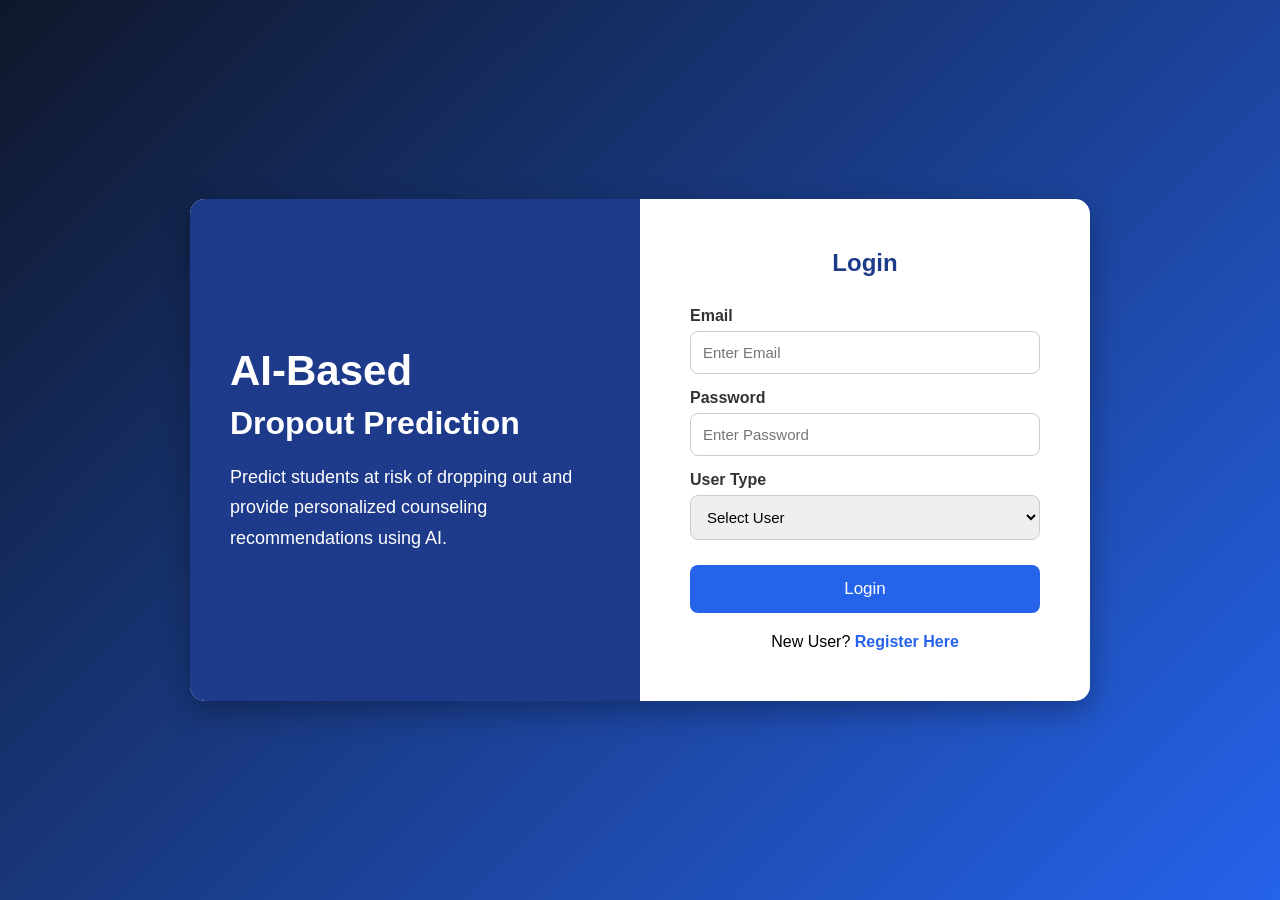
<file: index.html>
<!DOCTYPE html>
<html lang="en">
<head>
    <meta charset="UTF-8">
    <meta name="viewport" content="width=device-width, initial-scale=1.0">
    <title>AI-Based Dropout Prediction System</title>
    <link rel="stylesheet" href="css/style.css">
</head>

<body>

<div class="container">

    <div class="left">

        <h1>AI-Based</h1>
        <h2>Dropout Prediction</h2>

        <p>
            Predict students at risk of dropping out and provide
            personalized counseling recommendations using AI.
        </p>

    </div>

    <div class="right">

        <h2>Login</h2>

        <form id="loginForm">

            <label>Email</label>

            <input
            type="email"
            id="email"
            placeholder="Enter Email"
            required>

            <label>Password</label>

            <input
            type="password"
            id="password"
            placeholder="Enter Password"
            required>

            <label>User Type</label>
            <select required>

    <option value="">Select User</option>

    <option>Admin</option>
    <option>Faculty</option>
    <option>Student</option>

</select>
            
            <button type="submit">

                Login

            </button>

        </form>

        <p>

            New User?

            <a href="register1.html">

                Register Here

            </a>

        </p>

    </div>

</div>

<script src="js/login.js"></script>

</body>
</html>
</file>
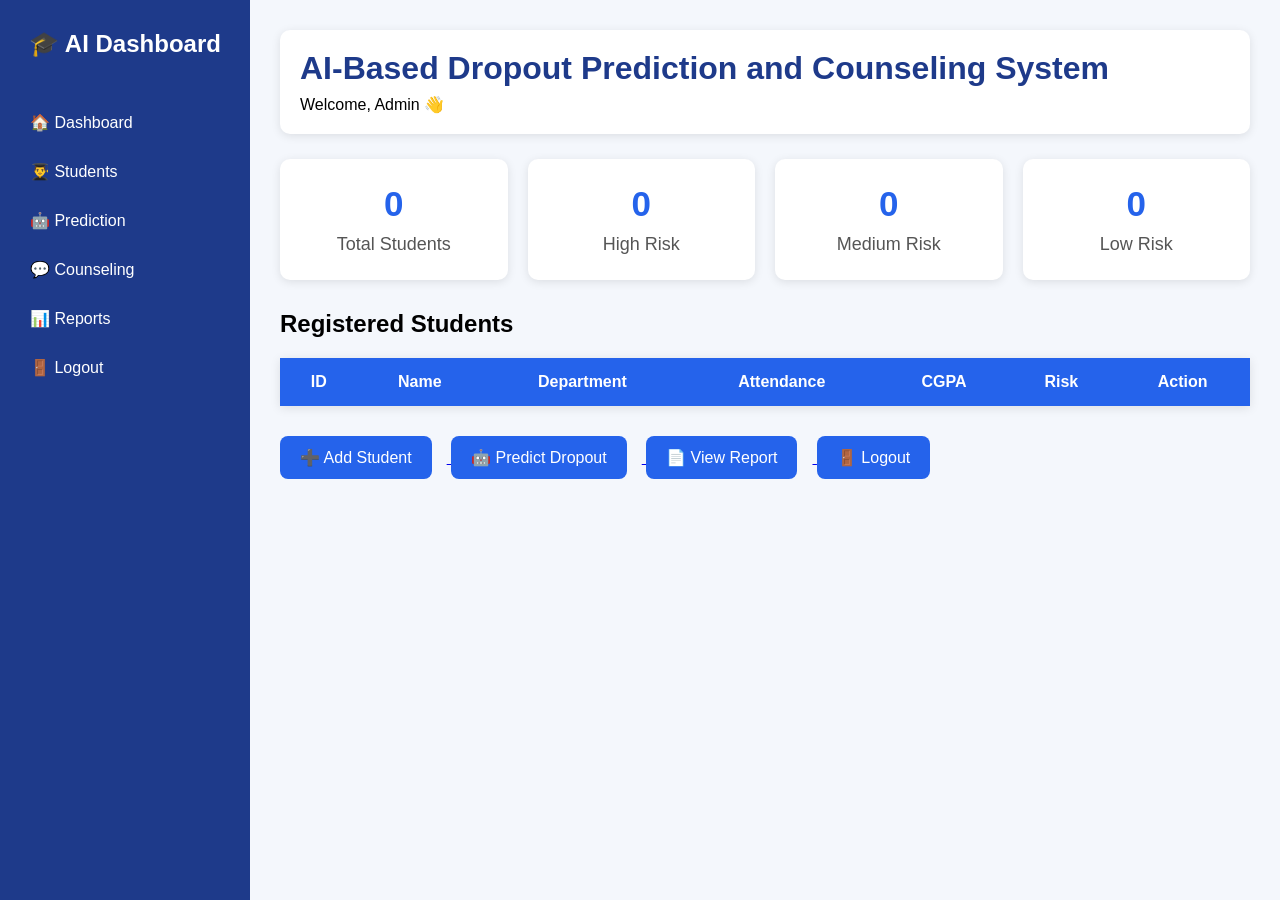
<file: counseling.html>
<!DOCTYPE html>
<html lang="en">

<head>

<meta charset="UTF-8">

<meta name="viewport" content="width=device-width, initial-scale=1.0">

<title>Counseling Recommendation</title>

<link rel="stylesheet" href="css/counseling.css">

</head>

<body>

<div class="container">

<h1>💬 AI Counseling Recommendation</h1>

<div class="card">

<h2>Student Details</h2>

<p><b>ID :</b> <span id="sid"></span></p>

<p><b>Name :</b> <span id="sname"></span></p>

<p><b>Department :</b> <span id="dept"></span></p>

<p><b>Risk Level :</b> <span id="risk"></span></p>

</div>

<div class="card">

<h2>Recommended Counseling</h2>

<ul id="recommendation">

</ul>

</div>

<br>

<a href="report.html">

<button>📄 Generate Report</button>

</a>

</div>

<script src="js/counseling.js"></script>

</body>

</html>
</file>
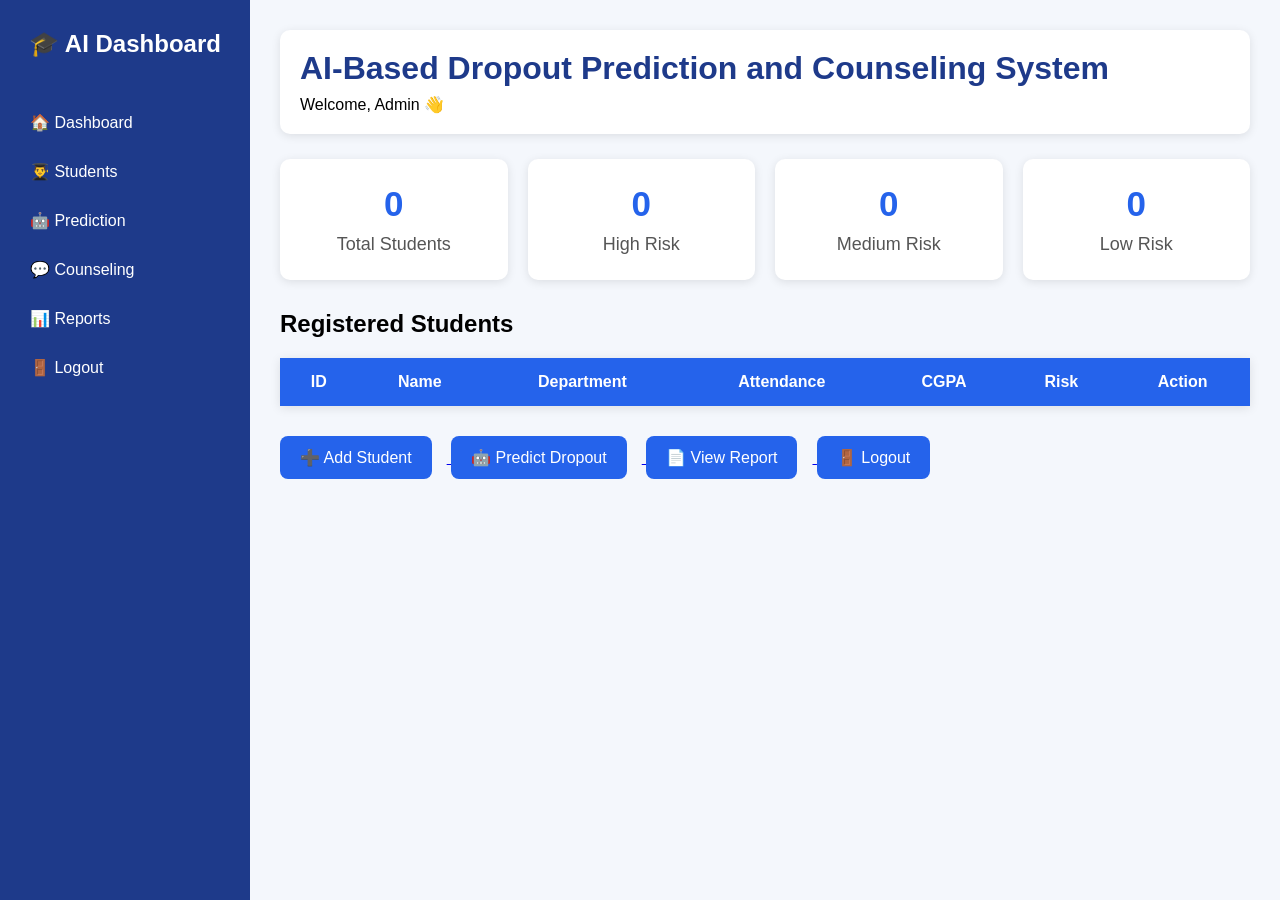
<file: dashboard.html>
<!DOCTYPE html>
<html lang="en">

<head>
    <meta charset="UTF-8">
    <meta name="viewport" content="width=device-width, initial-scale=1.0">
    <title>Dashboard</title>

    <link rel="stylesheet" href="css/dashboard.css">
</head>

<body>
<div class="sidebar">

<h2>🎓 AI Dashboard</h2>

<a href="dashboard.html">🏠 Dashboard</a>

<a href="register.html">👨‍🎓 Students</a>

<a href="prediction.html">🤖 Prediction</a>

<a href="counseling.html">💬 Counseling</a>

<a href="report.html">📊 Reports</a>

<a href="index.html">🚪 Logout</a>

</div>

<div class="main">

    <div class="header">

        <h1>AI-Based Dropout Prediction and Counseling System</h1>

       <p>Welcome, Admin 👋</p>
    </div>

   <div class="cards">

    <div class="card">
        <h2 id="totalStudents">0</h2>
        <p>Total Students</p>
    </div>

    <div class="card">
        <h2 id="highRisk">0</h2>
        <p>High Risk</p>
    </div>

    <div class="card">
        <h2 id="mediumRisk">0</h2>
        <p>Medium Risk</p>
    </div>

    <div class="card">
        <h2 id="lowRisk">0</h2>
        <p>Low Risk</p>
    </div>

</div>

    <h2>Registered Students</h2>

    <table>

<tr>
    <th>ID</th>
    <th>Name</th>
    <th>Department</th>
    <th>Attendance</th>
    <th>CGPA</th>
    <th>Risk</th>
    <th>Action</th>
</tr>

<tbody id="studentTable">

</tbody>

</table>

    <div class="buttons">

    <a href="register.html">
        <button type="button">➕ Add Student</button>
    </a>

    <a href="prediction.html">
        <button type="button">🤖 Predict Dropout</button>
    </a>

    <a href="report.html">
        <button type="button">📄 View Report</button>
    </a>

    <a href="index.html">
        <button type="button">🚪 Logout</button>
    </a>

    </div>

</div>
<script src="js/dashboard.js"></script>
</body>

</html>
</file>
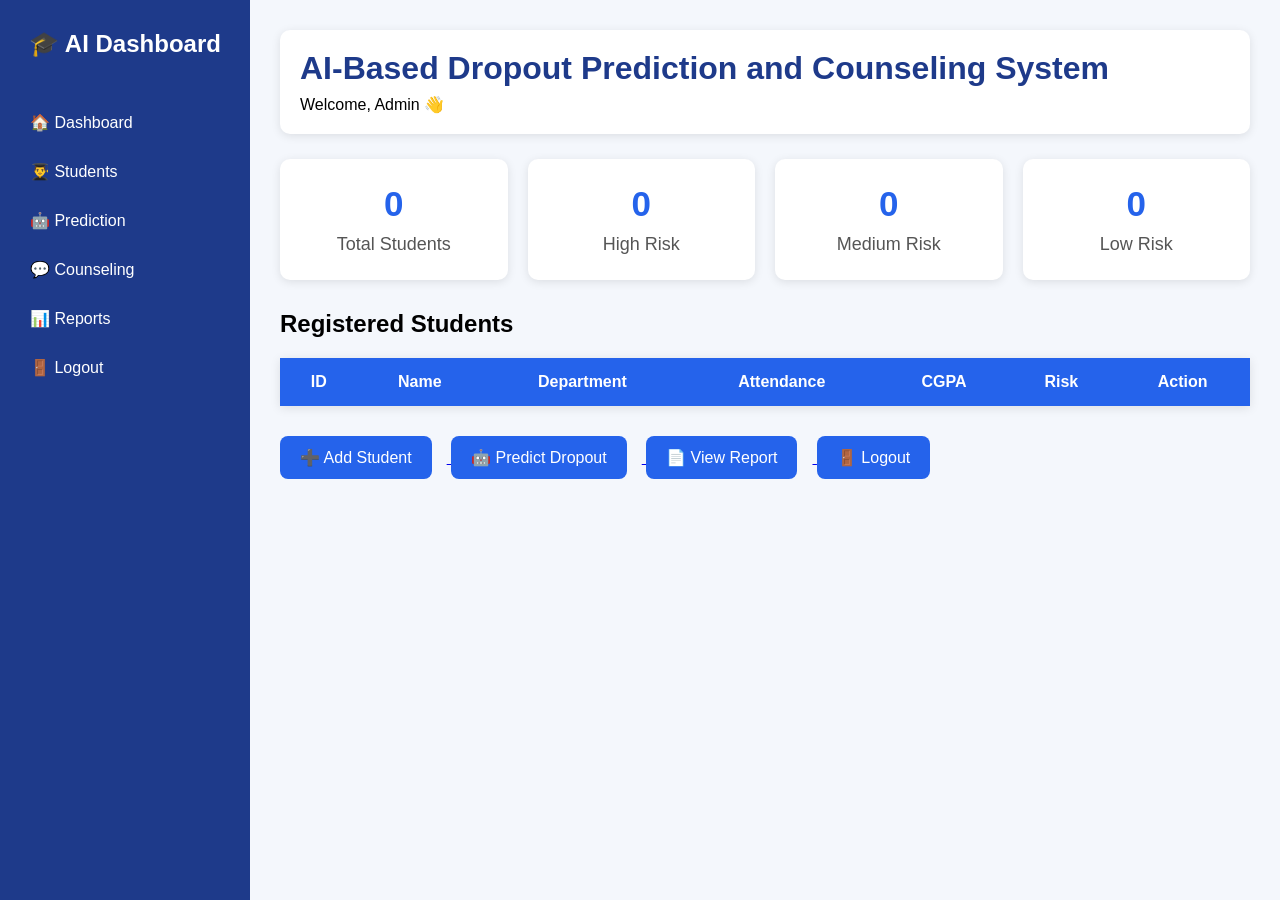
<file: prediction.html>
<!DOCTYPE html>
<html lang="en">

<head>

<meta charset="UTF-8">

<meta name="viewport" content="width=device-width, initial-scale=1.0">

<title>AI Prediction</title>

<link rel="stylesheet" href="css/prediction.css">

</head>

<body>

<div class="container">

    <h1>🤖 AI-Based Dropout Prediction</h1>

    <div class="card">

        <h2>Student Information</h2>

        <p><strong>ID :</strong> <span id="sid"></span></p>

        <p><strong>Name :</strong> <span id="sname"></span></p>

        <p><strong>Department :</strong> <span id="sdepartment"></span></p>

        <p><strong>Attendance :</strong> <span id="attendance"></span></p>

        <p><strong>CGPA :</strong> <span id="cgpa"></span></p>

        <p><strong>Internal Marks :</strong> <span id="marks"></span></p>

        <p><strong>Backlogs :</strong> <span id="backlogs"></span></p>

    </div>

    <div class="card">

        <h2>Prediction Result</h2>

        <h1 id="risk"></h1>

        <p id="reason"></p>

    </div>

    <div class="card">

        <h2>Counseling Recommendation</h2>

        <p id="advice"></p>

    </div>

    <br>

    <a href="counseling.html">
    <button>💬 Continue to Counseling</button>
</a>

<br><br>

<a href="report.html">
    <button>📄 View Report</button>
</a>
</div>

<script src="js/prediction.js"></script>

</body>

</html>
</file>
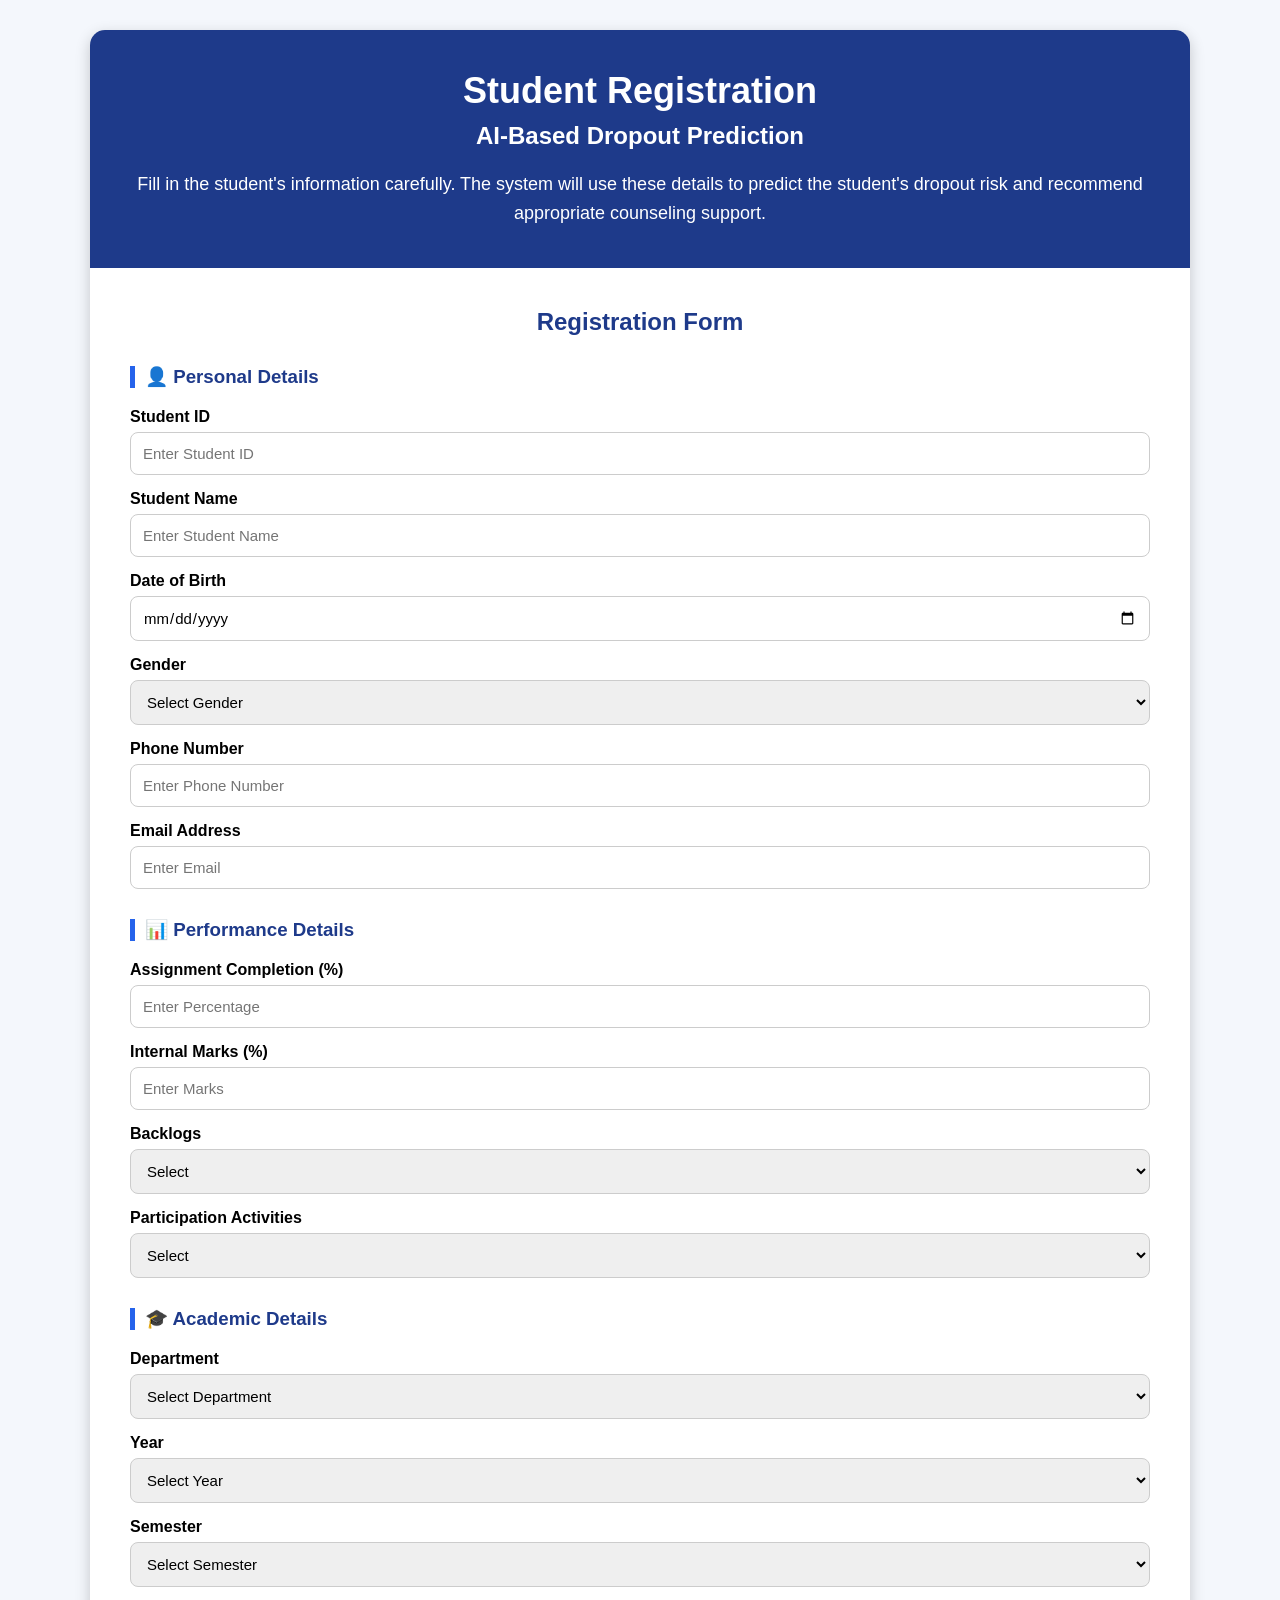
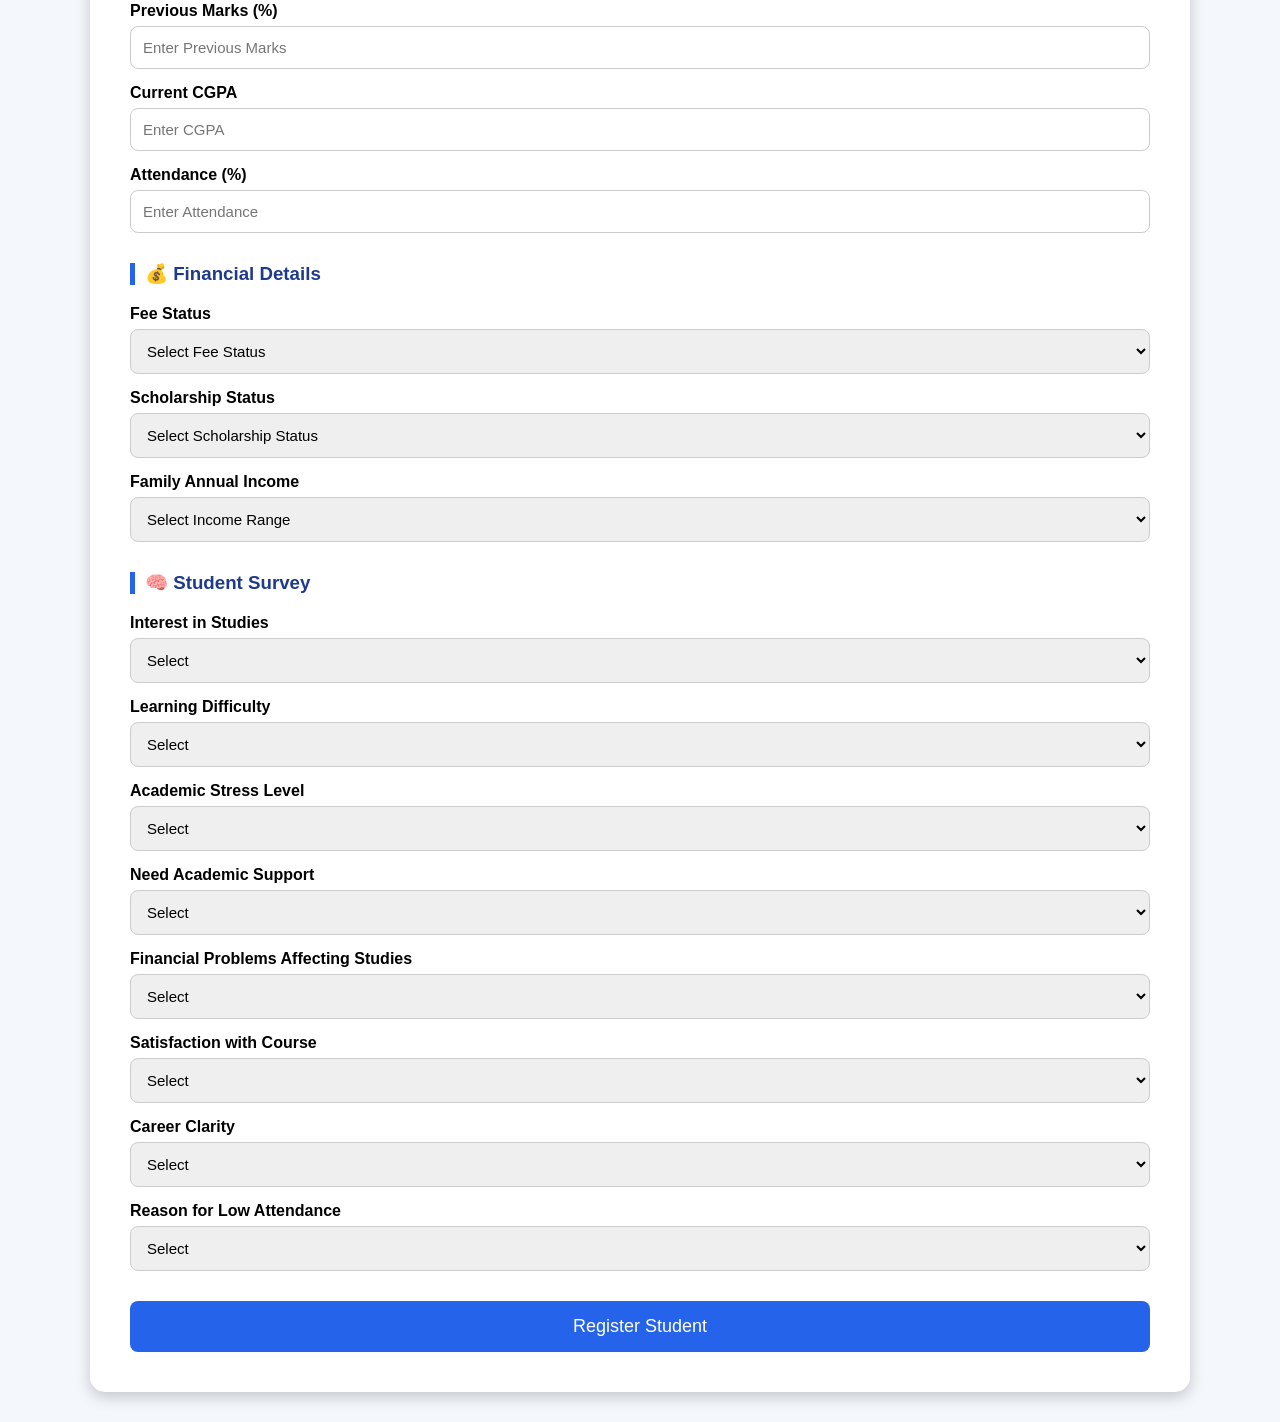
<file: register.html>
<!DOCTYPE html>
<html lang="en">

<head>

<meta charset="UTF-8">
<meta name="viewport" content="width=device-width, initial-scale=1.0">

<title>Student Registration</title>

<link rel="stylesheet" href="css/register.css">

</head>

<body>

<div class="container">

<div class="left">

<h1>Student Registration</h1>

<h2>AI-Based Dropout Prediction</h2>

<p>

Fill in the student's information carefully.
The system will use these details to predict
the student's dropout risk and recommend
appropriate counseling support.

</p>

</div>

<div class="right">

<h2>Registration Form</h2>

<form id="studentForm">

<h3>👤 Personal Details</h3>

<label>Student ID</label>

<input
type="number"
id="studentId"
placeholder="Enter Student ID"
required>

<label>Student Name</label>

<input
type="text"
id="studentName"
placeholder="Enter Student Name"
required>

<label>Date of Birth</label>

<input
type="date"
required>

<label>Gender</label>

<select required>

<option value="">Select Gender</option>

<option>Male</option>

<option>Female</option>

<option>Other</option>

</select>

<label>Phone Number</label>

<input
type="tel"
placeholder="Enter Phone Number"
required>

<label>Email Address</label>

<input
type="email"
placeholder="Enter Email"
required>
<h3>📊 Performance Details</h3>

<label>Assignment Completion (%)</label>

<input
type="number"
min="0"
max="100"
placeholder="Enter Percentage"
required>

<label>Internal Marks (%)</label>

<input
type="number"
id="marks"
min="0"
max="100"
placeholder="Enter Marks"
required>

<label>Backlogs</label>

<select id="backlogs" required>

<option value="">Select</option>

<option>0</option>

<option>1</option>

<option>2</option>

<option>3</option>

<option>More than 3</option>

</select>

<label>Participation Activities</label>

<select required>

<option value="">Select</option>

<option>High</option>

<option>Medium</option>

<option>Low</option>

<option>None</option>

</select>
<h3>🎓 Academic Details</h3>

<label>Department</label>

<select id="department" required>
    <option value="">Select Department</option>
    <option>Computer Science and Business Systems (CSBS)</option>
    <option>Computer Science and Engineering (CSE)</option>
    <option>Information Technology (IT)</option>
    <option>Artificial Intelligence and Data Science (AI & DS)</option>
    <option>Artificial Intelligence and Machine Learning (AI & ML)</option>
    <option>Electronics and Communication Engineering (ECE)</option>
    <option>Electrical and Electronics Engineering (EEE)</option>
    <option>Mechanical Engineering (MECH)</option>
    <option>Civil Engineering (CIVIL)</option>
</select>

<label>Year</label>

<select required>
    <option value="">Select Year</option>
    <option>I Year</option>
    <option>II Year</option>
    <option>III Year</option>
    <option>IV Year</option>
</select>

<label>Semester</label>

<select required>
    <option value="">Select Semester</option>
    <option>Semester 1</option>
    <option>Semester 2</option>
    <option>Semester 3</option>
    <option>Semester 4</option>
    <option>Semester 5</option>
    <option>Semester 6</option>
    <option>Semester 7</option>
    <option>Semester 8</option>
</select>

<label>Previous Marks (%)</label>

<input
type="number"
min="0"
max="100"
placeholder="Enter Previous Marks"
required>

<label>Current CGPA</label>

<input
type="number"
id="cgpa"
min="0"
max="10"
step="0.01"
placeholder="Enter CGPA"
required>

<label>Attendance (%)</label>

<input
type="number"
id="attendance"
min="0"
max="100"
placeholder="Enter Attendance"
required>
<h3>💰 Financial Details</h3>

<label>Fee Status</label>

<select id="feeStatus" required>
    <option value="">Select Fee Status</option>
    <option>Paid</option>
    <option>Partially Paid</option>
    <option>Pending</option>
    <option>Scholarship Covered</option>
</select>

<label>Scholarship Status</label>

<select required>
    <option value="">Select Scholarship Status</option>
    <option>Yes</option>
    <option>No</option>
    <option>Applied - Waiting</option>
</select>

<label>Family Annual Income</label>

<select required>
    <option value="">Select Income Range</option>
    <option>Below ₹1,00,000</option>
    <option>₹1,00,000 - ₹3,00,000</option>
    <option>₹3,00,000 - ₹5,00,000</option>
    <option>₹5,00,000 - ₹10,00,000</option>
    <option>Above ₹10,00,000</option>
</select>
<h3>🧠 Student Survey</h3>

<label>Interest in Studies</label>

<select id="interest" required>
<option value="">Select</option>
<option>High</option>
<option>Medium</option>
<option>Low</option>
</select>

<label>Learning Difficulty</label>

<select required>
<option value="">Select</option>
<option>No Difficulty</option>
<option>Sometimes Difficult</option>
<option>Frequently Difficult</option>
</select>

<label>Academic Stress Level</label>

<select required>
<option value="">Select</option>
<option>Low</option>
<option>Medium</option>
<option>High</option>
</select>

<label>Need Academic Support</label>

<select required>
<option value="">Select</option>
<option>Yes</option>
<option>No</option>
</select>

<label>Financial Problems Affecting Studies</label>

<select required>
<option value="">Select</option>
<option>Yes</option>
<option>No</option>
</select>

<label>Satisfaction with Course</label>

<select required>
<option value="">Select</option>
<option>Highly Satisfied</option>
<option>Satisfied</option>
<option>Not Satisfied</option>
</select>

<label>Career Clarity</label>

<select required>
<option value="">Select</option>
<option>Clear</option>
<option>Somewhat Clear</option>
<option>Not Clear</option>
</select>

<label>Reason for Low Attendance</label>

<select required>
<option value="">Select</option>
<option>Health Issues</option>
<option>Personal Issues</option>
<option>Lack of Interest</option>
<option>Transportation</option>
<option>Other</option>
</select>
<button type="submit">

Register Student

</button>

</form>

</div>

</div>

</body>
<script src="js/register.js"></script>
</html>
</file>
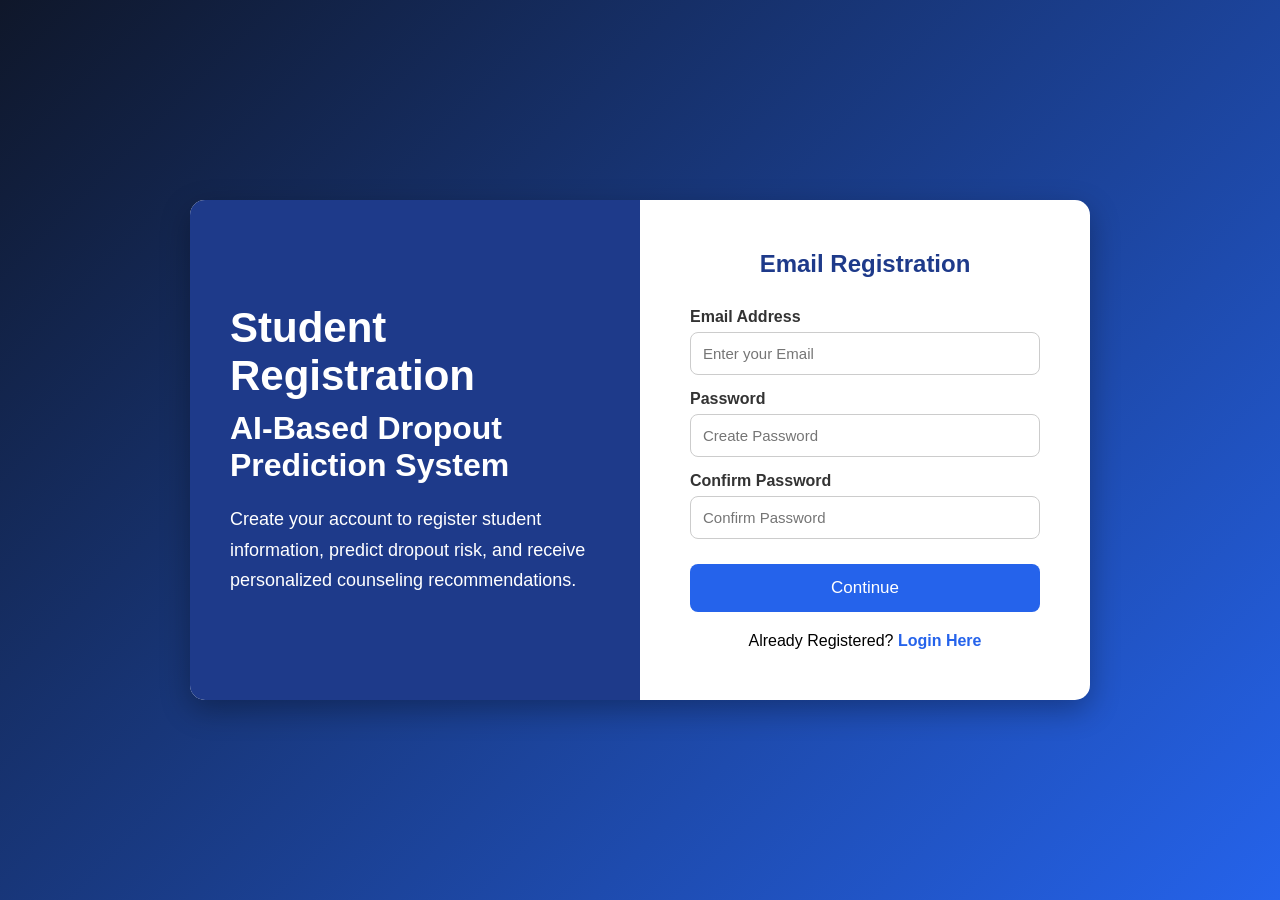
<file: register1.html>
<!DOCTYPE html>
<html lang="en">

<head>

<meta charset="UTF-8">

<meta name="viewport" content="width=device-width, initial-scale=1.0">

<title>Email Registration</title>

<link rel="stylesheet" href="css/style.css">

</head>

<body>

<div class="container">

<div class="left">

<h1>Student Registration</h1>

<h2>AI-Based Dropout Prediction System</h2>

<p>
Create your account to register student information,
predict dropout risk, and receive personalized
counseling recommendations.
</p>

</div>

<div class="right">

<h2>Email Registration</h2>

<form id="registerForm">

<label>Email Address</label>

<input
type="email"
id="email"
placeholder="Enter your Email"
required>

<label>Password</label>

<input
type="password"
id="password"
placeholder="Create Password"
required>

<label>Confirm Password</label>

<input
type="password"
id="confirmPassword"
placeholder="Confirm Password"
required>

<button type="submit">

Continue

</button>

</form>

<p>

Already Registered?

<a href="index.html">

Login Here

</a>

</p>

</div>

</div>

<script src="js/register1.js"></script>

</body>

</html>
</file>
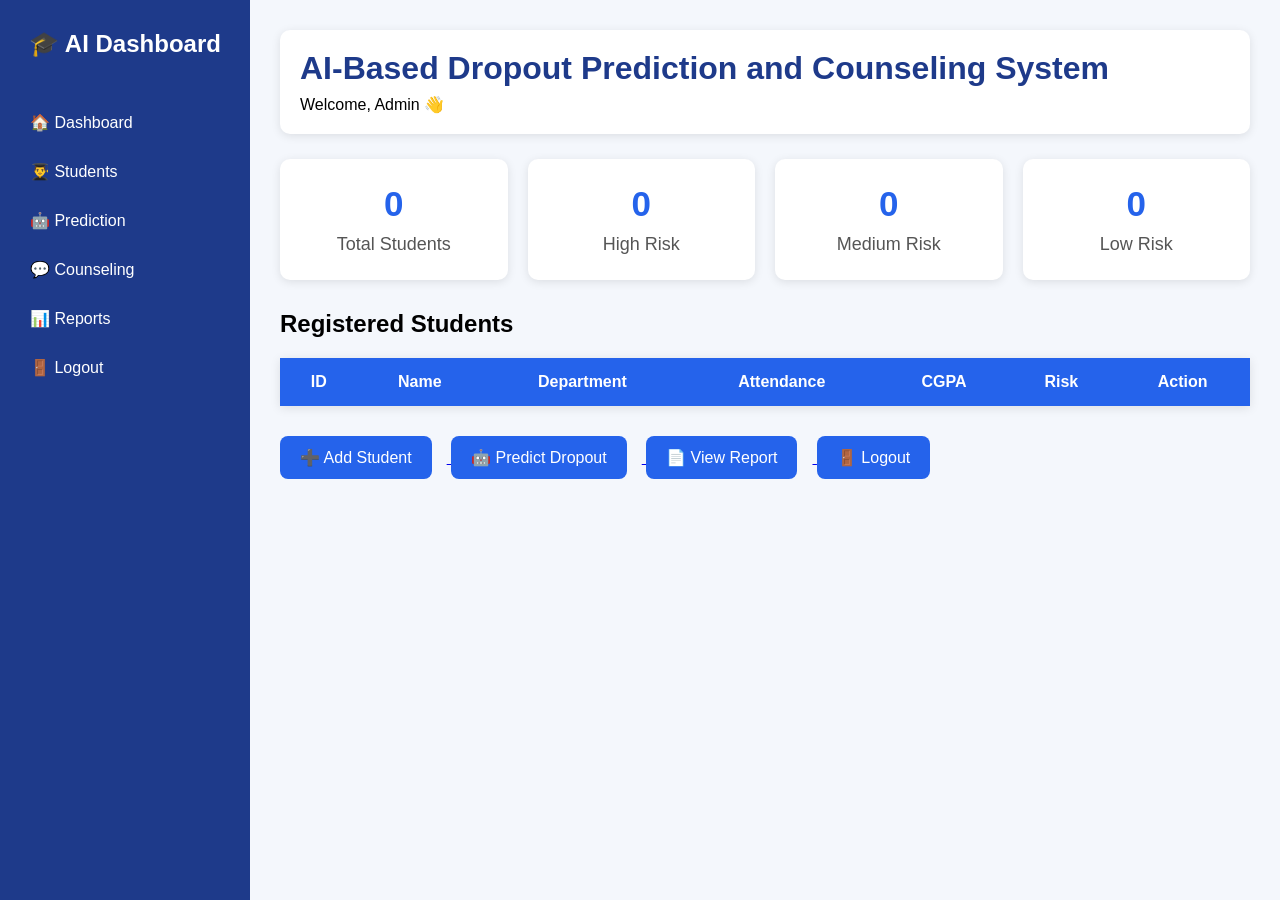
<file: report.html>
<!DOCTYPE html>
<html lang="en">

<head>

<meta charset="UTF-8">

<meta name="viewport" content="width=device-width, initial-scale=1.0">

<title>AI Student Report</title>

<link rel="stylesheet" href="css/report.css">

</head>

<body>

<div class="container">

<h1>📄 AI-Based Dropout Prediction Report</h1>

<hr>

<h2>👤 Student Details</h2>

<table>

<tr>
<th>Student ID</th>
<td id="sid"></td>
</tr>

<tr>
<th>Student Name</th>
<td id="name"></td>
</tr>

<tr>
<th>Department</th>
<td id="department"></td>
</tr>

<tr>
<th>Attendance</th>
<td id="attendance"></td>
</tr>

<tr>
<th>CGPA</th>
<td id="cgpa"></td>
</tr>

<tr>
<th>Internal Marks</th>
<td id="marks"></td>
</tr>

<tr>
<th>Backlogs</th>
<td id="backlogs"></td>
</tr>

<tr>
<th>Interest in Studies</th>
<td id="interest"></td>
</tr>

<tr>
<th>Fee Status</th>
<td id="feeStatus"></td>
</tr>

</table>

<hr>

<h2>🤖 AI Prediction Result</h2>

<table>

<tr>
<th>Risk Level</th>
<td id="risk"></td>
</tr>

<tr>
<th>Prediction Score</th>
<td id="score"></td>
</tr>

</table>

<hr>

<h2>⚠️ Reasons for Dropout</h2>

<ul id="reasons">

</ul>

<hr>

<h2>💬 Personalized Counseling Recommendation</h2>

<ul id="counseling">

</ul>

<hr>

<h2>🎓 Scholarship & Financial Support</h2>

<ul>

<li>
<a href="https://scholarships.gov.in" target="_blank">
National Scholarship Portal
</a>
</li>

<li>
<a href="https://www.vidyalakshmi.co.in" target="_blank">
Vidya Lakshmi Education Loan
</a>
</li>

<li>
<a href="https://www.ugc.gov.in" target="_blank">
UGC Scholarship Portal
</a>
</li>

<li>College Scholarship Cell</li>

<li>Fee Concession Application</li>

</ul>

<hr>

<h2>📚 Learning Resources</h2>

<ul>

<li>
<a href="https://nptel.ac.in" target="_blank">
NPTEL Courses
</a>
</li>

<li>
<a href="https://swayam.gov.in" target="_blank">
SWAYAM Courses
</a>
</li>

<li>
<a href="https://www.aicte-india.org" target="_blank">
AICTE Student Portal
</a>
</li>

<li>College Library Digital Resources</li>

<li>Career Guidance Workshops</li>

</ul>

<hr>

<center>

<button onclick="window.print()">

🖨 Print / Download PDF

</button>

<br><br>

<a href="dashboard.html">

<button>

🏠 Back to Dashboard

</button>

</a>

</center>

</div>

<script src="js/report.js"></script>

</body>

</html>
</file>
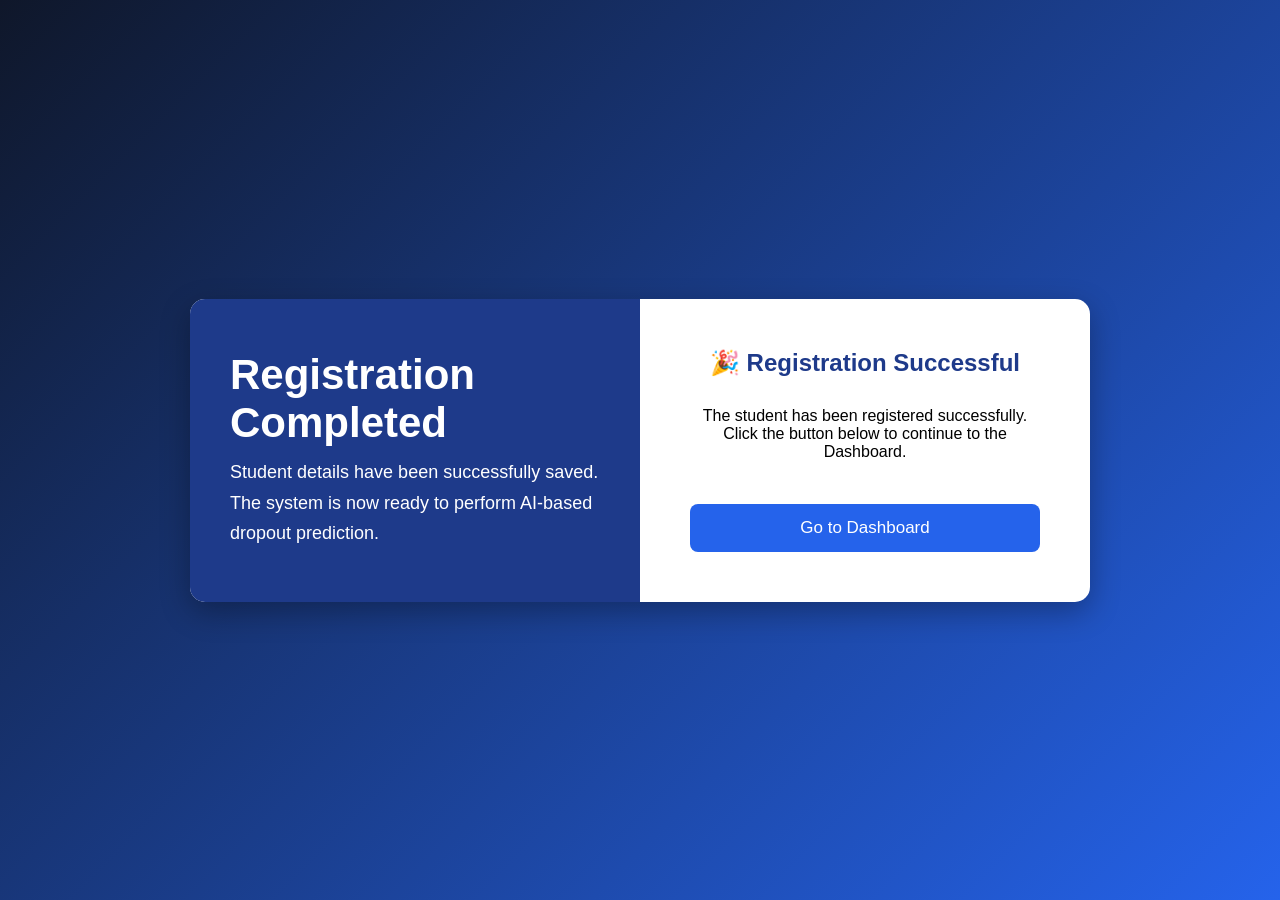
<file: success.html>
<!DOCTYPE html>
<html>
<head>

<title>Registration Successful</title>

<link rel="stylesheet" href="css/style.css">

</head>

<body>

<div class="container">

<div class="left">

<h1>Registration Completed</h1>

<p>

Student details have been successfully saved.

The system is now ready to perform

AI-based dropout prediction.

</p>

</div>

<div class="right">

<h2>🎉 Registration Successful</h2>

<p>

The student has been registered successfully.

Click the button below to continue to the Dashboard.

</p>

<br>

<a href="dashboard.html">

<button>

Go to Dashboard

</button>

</a>

</div>

</div>

</body>

</html>
</file>
<file: css/style.css>
*{
    margin:0;
    padding:0;
    box-sizing:border-box;
    font-family:Arial, Helvetica, sans-serif;
}

body{
    height:100vh;
    display:flex;
    justify-content:center;
    align-items:center;
    background:linear-gradient(135deg,#0f172a,#2563eb);
}

.container{
    width:900px;
    max-width:95%;
    display:flex;
    background:#fff;
    border-radius:15px;
    overflow:hidden;
    box-shadow:0 10px 30px rgba(0,0,0,0.3);
}

.left{
    width:50%;
    background:#1e3a8a;
    color:white;
    padding:50px 40px;
    display:flex;
    flex-direction:column;
    justify-content:center;
}

.left h1{
    font-size:42px;
    margin-bottom:10px;
}

.left h2{
    font-size:32px;
    margin-bottom:20px;
}

.left p{
    font-size:18px;
    line-height:1.7;
}

.right{
    width:50%;
    padding:50px;
}

.right h2{
    text-align:center;
    color:#1e3a8a;
    margin-bottom:30px;
}

label{
    display:block;
    margin-top:15px;
    margin-bottom:6px;
    font-weight:bold;
    color:#333;
}

input,
select{
    width:100%;
    padding:12px;
    border:1px solid #ccc;
    border-radius:8px;
    font-size:15px;
}

input:focus,
select:focus{
    outline:none;
    border-color:#2563eb;
}

button{
    width:100%;
    margin-top:25px;
    padding:14px;
    background:#2563eb;
    color:white;
    border:none;
    border-radius:8px;
    font-size:17px;
    cursor:pointer;
    transition:0.3s;
}

button:hover{
    background:#1d4ed8;
}

.right p{
    text-align:center;
    margin-top:20px;
}

.right a{
    text-decoration:none;
    color:#2563eb;
    font-weight:bold;
}

.right a:hover{
    text-decoration:underline;
}

@media(max-width:768px){

.container{
    flex-direction:column;
}

.left,
.right{
    width:100%;
}

.left{
    text-align:center;
}

}
</file>
<file: css/counseling.css>
body{
background:#eef3ff;
font-family:Arial,Helvetica,sans-serif;
margin:0;
padding:40px;
}

.container{
max-width:900px;
margin:auto;
}

h1{
text-align:center;
color:#1E3A8A;
}

.card{
background:white;
padding:20px;
margin-top:20px;
border-radius:10px;
box-shadow:0 2px 10px rgba(0,0,0,.15);
}

ul{
line-height:2;
font-size:18px;
}

button{
padding:12px 20px;
background:#2563EB;
color:white;
border:none;
border-radius:6px;
font-size:16px;
cursor:pointer;
}

button:hover{
background:#1D4ED8;
}
</file>
<file: css/dashboard.css>
*{
    margin:0;
    padding:0;
    box-sizing:border-box;
    font-family:Arial, Helvetica, sans-serif;
}

body{
    background:#f4f7fc;
}

/* Sidebar */

.sidebar{
    position:fixed;
    left:0;
    top:0;
    width:250px;
    height:100%;
    background:#1E3A8A;
    color:white;
    padding-top:30px;
}

.sidebar h2{
    text-align:center;
    margin-bottom:40px;
}

.sidebar a{
    display:block;
    color:white;
    text-decoration:none;
    padding:15px 30px;
    transition:0.3s;
}

.sidebar a:hover{
    background:#2563EB;
}

/* Main Content */

.main{
    margin-left:250px;
    padding:30px;
}

/* Header */

.header{
    background:white;
    padding:20px;
    border-radius:10px;
    box-shadow:0 2px 10px rgba(0,0,0,0.1);
    margin-bottom:25px;
}

.header h1{
    color:#1E3A8A;
    margin-bottom:8px;
}

/* Cards */

.cards{
    display:flex;
    gap:20px;
    flex-wrap:wrap;
    margin-bottom:30px;
}

.card{
    flex:1;
    min-width:200px;
    background:white;
    padding:25px;
    text-align:center;
    border-radius:10px;
    box-shadow:0 2px 10px rgba(0,0,0,0.1);
}

.card h2{
    color:#2563EB;
    font-size:35px;
    margin-bottom:10px;
}

.card p{
    font-size:18px;
    color:#555;
}

/* Table */

table{
    width:100%;
    border-collapse:collapse;
    background:white;
    margin-top:20px;
    box-shadow:0 2px 10px rgba(0,0,0,0.1);
}

table th{
    background:#2563EB;
    color:white;
    padding:15px;
}

table td{
    padding:15px;
    text-align:center;
    border-bottom:1px solid #ddd;
}

table tr:hover{
    background:#f1f5ff;
}

/* Buttons */

.buttons{
    margin-top:30px;
}

.buttons button{
    padding:12px 20px;
    margin-right:15px;
    margin-bottom:10px;
    background:#2563EB;
    color:white;
    border:none;
    border-radius:8px;
    cursor:pointer;
    font-size:16px;
    transition:0.3s;
}

.buttons button:hover{
    background:#1D4ED8;
}

/* Responsive */

@media(max-width:768px){

.sidebar{
    width:100%;
    height:auto;
    position:relative;
}

.main{
    margin-left:0;
}

.cards{
    flex-direction:column;
}

}
</file>
<file: css/prediction.css>
body{

background:#eef2ff;

font-family:Arial,Helvetica,sans-serif;

margin:0;

padding:40px;

}

.container{

max-width:900px;

margin:auto;

}

h1{

text-align:center;

color:#1E3A8A;

}

.card{

background:white;

padding:20px;

margin-top:20px;

border-radius:10px;

box-shadow:0 2px 10px rgba(0,0,0,.1);

}

button{

padding:12px 25px;

background:#2563EB;

color:white;

border:none;

border-radius:6px;

font-size:16px;

cursor:pointer;

}

button:hover{

background:#1D4ED8;

}
</file>
<file: css/register.css>
*{
    margin:0;
    padding:0;
    box-sizing:border-box;
    font-family:Arial, Helvetica, sans-serif;
}

body{
    background:#f4f7fc;
}

.container{
    width:90%;
    max-width:1100px;
    margin:30px auto;
    background:white;
    border-radius:15px;
    box-shadow:0 5px 15px rgba(0,0,0,0.2);
    overflow:hidden;
}

.left{
    background:#1e3a8a;
    color:white;
    text-align:center;
    padding:40px;
}

.left h1{
    font-size:36px;
    margin-bottom:10px;
}

.left h2{
    margin-bottom:20px;
}

.left p{
    font-size:18px;
    line-height:1.6;
}

.right{
    padding:40px;
}

.right h2{
    text-align:center;
    color:#1e3a8a;
    margin-bottom:30px;
}

h3{
    color:#1e3a8a;
    margin-top:30px;
    margin-bottom:20px;
    border-left:5px solid #2563eb;
    padding-left:10px;
}

label{
    display:block;
    margin-top:15px;
    font-weight:bold;
}

input,
select{
    width:100%;
    padding:12px;
    margin-top:6px;
    border:1px solid #ccc;
    border-radius:8px;
    font-size:15px;
}

input:focus,
select:focus{
    outline:none;
    border-color:#2563eb;
}

button{
    width:100%;
    margin-top:30px;
    padding:15px;
    background:#2563eb;
    color:white;
    border:none;
    border-radius:8px;
    font-size:18px;
    cursor:pointer;
}

button:hover{
    background:#1d4ed8;
}
</file>
<file: css/report.css>
body{

background:#f4f7fc;

font-family:Arial;

padding:40px;

}

.container{

width:80%;

margin:auto;

background:white;

padding:30px;

border-radius:10px;

box-shadow:0 2px 10px rgba(0,0,0,.2);

}

h1{

text-align:center;

color:#1E3A8A;

}

table{

width:100%;

border-collapse:collapse;

margin-top:20px;

}

table th{

background:#2563EB;

color:white;

padding:15px;

text-align:left;

width:35%;

}

table td{

padding:15px;

border:1px solid #ddd;

}

button{

padding:12px 20px;

background:#2563EB;

color:white;

border:none;

border-radius:6px;

cursor:pointer;

font-size:16px;

}

button:hover{

background:#1D4ED8;

}
</file>
